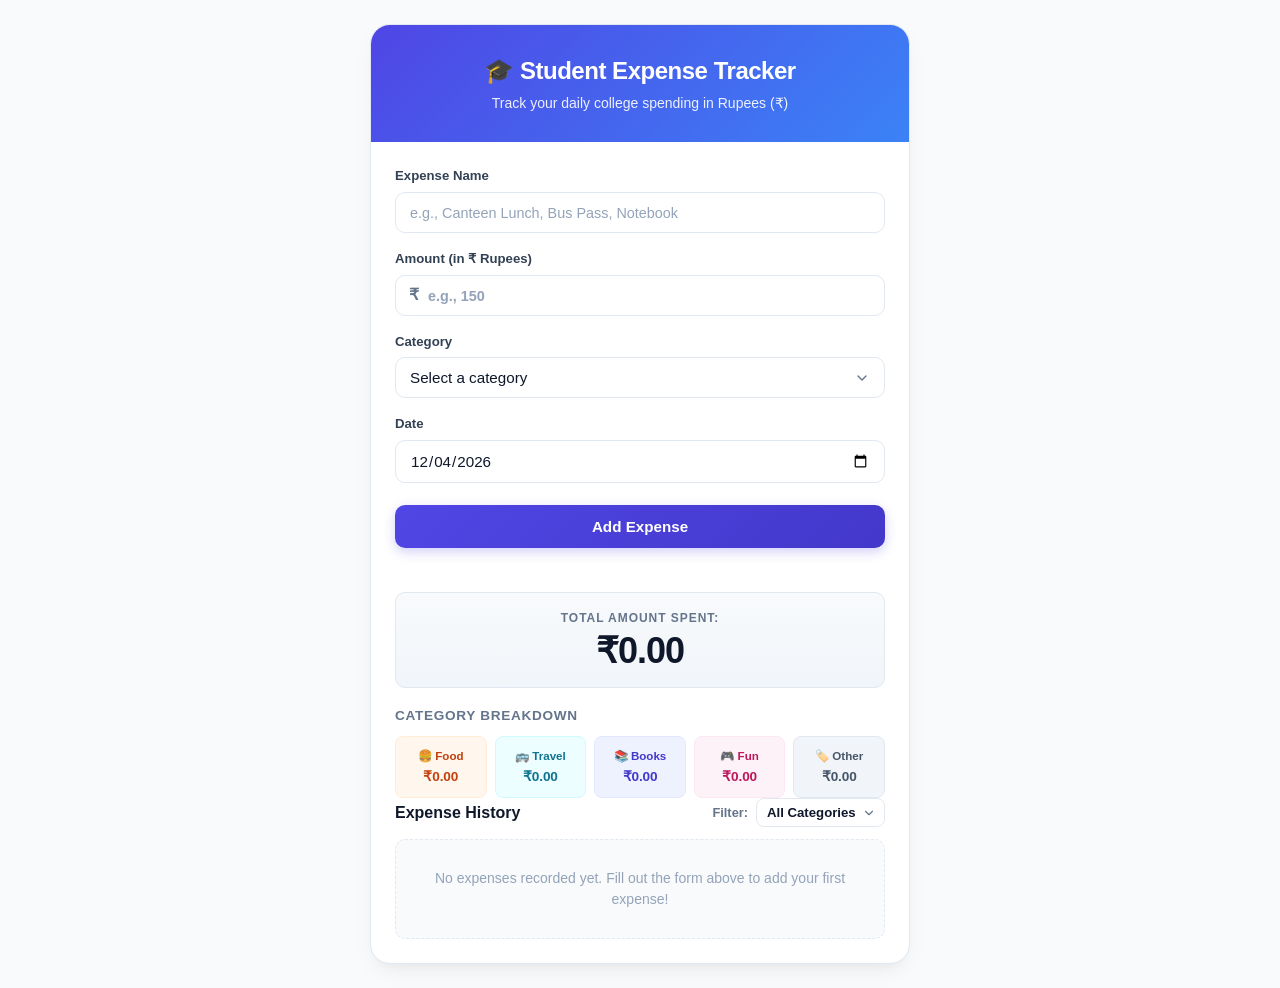
<file: public/vanilla/index.html>
<!DOCTYPE html>
<html lang="en">
<head>
  <!-- Character encoding ensures proper text and symbol (₹) rendering -->
  <meta charset="UTF-8">

  <!-- Responsive viewport: optimizes display on mobile phones and desktops -->
  <meta name="viewport" content="width=device-width, initial-scale=1.0">

  <!-- Webpage Title displayed on the browser tab -->
  <title>Student Expense Tracker</title>

  <!-- External Stylesheet -->
  <link rel="stylesheet" href="style.css">
</head>
<body>

  <!-- Main Container: Centers the app on screen -->
  <div class="container">

    <!-- 1. Coloured Header Section -->
    <header class="app-header">
      <h1>🎓 Student Expense Tracker</h1>
      <p class="subtitle">Track your daily college spending in Rupees (₹)</p>
    </header>

    <!-- 2. Form for Adding Expenses -->
    <section class="form-container">
      <form id="expense-form">

        <!-- Input 1: Expense Name -->
        <div class="form-group">
          <label for="expense-name">Expense Name</label>
          <input 
            type="text" 
            id="expense-name" 
            placeholder="e.g., Canteen Lunch, Bus Pass, Notebook" 
            required
          >
        </div>

        <!-- Input 2: Amount in Rupees (₹) -->
        <div class="form-group">
          <label for="expense-amount">Amount (in ₹ Rupees)</label>
          <div class="currency-input-wrapper">
            <span class="currency-symbol">₹</span>
            <input 
              type="number" 
              id="expense-amount" 
              placeholder="e.g., 150" 
              min="1" 
              step="any" 
              required
            >
          </div>
        </div>

        <!-- Input 3: Category Dropdown (Food, Travel, Books, Fun, Other) -->
        <div class="form-group">
          <label for="expense-category">Category</label>
          <select id="expense-category" required>
            <option value="" disabled selected>Select a category</option>
            <option value="Food">🍔 Food</option>
            <option value="Travel">🚌 Travel</option>
            <option value="Books">📚 Books</option>
            <option value="Fun">🎮 Fun</option>
            <option value="Other">🏷️ Other</option>
          </select>
        </div>

        <!-- Input 4: Date of Expense -->
        <div class="form-group">
          <label for="expense-date">Date</label>
          <input 
            type="date" 
            id="expense-date" 
            required
          >
        </div>

        <!-- Submit Button -->
        <button type="submit" id="add-btn" class="btn-primary">
          Add Expense
        </button>

      </form>
    </section>

    <!-- 3. Overall Total Amount Spent Card -->
    <section class="total-section">
      <div class="total-card">
        <span class="total-label">Total Amount Spent:</span>
        <span class="total-value">₹<span id="total-amount">0.00</span></span>
      </div>
    </section>

    <!-- 4. NEW FEATURE: Category Spending Breakdown -->
    <section class="breakdown-section">
      <h3>Category Breakdown</h3>
      <div class="category-breakdown-grid">
        <div class="breakdown-card tag-food">
          <span class="breakdown-label">🍔 Food</span>
          <span class="breakdown-amount">₹<span id="breakdown-food">0.00</span></span>
        </div>
        <div class="breakdown-card tag-travel">
          <span class="breakdown-label">🚌 Travel</span>
          <span class="breakdown-amount">₹<span id="breakdown-travel">0.00</span></span>
        </div>
        <div class="breakdown-card tag-books">
          <span class="breakdown-label">📚 Books</span>
          <span class="breakdown-amount">₹<span id="breakdown-books">0.00</span></span>
        </div>
        <div class="breakdown-card tag-fun">
          <span class="breakdown-label">🎮 Fun</span>
          <span class="breakdown-amount">₹<span id="breakdown-fun">0.00</span></span>
        </div>
        <div class="breakdown-card tag-other">
          <span class="breakdown-label">🏷️ Other</span>
          <span class="breakdown-amount">₹<span id="breakdown-other">0.00</span></span>
        </div>
      </div>
    </section>

    <!-- 5. Expense History List & NEW Filter Dropdown -->
    <section class="list-section">
      <div class="list-header">
        <h2>Expense History</h2>

        <!-- NEW FEATURE: Filter Dropdown to show only one category at a time -->
        <div class="filter-wrapper">
          <label for="filter-category">Filter:</label>
          <select id="filter-category">
            <option value="All">All Categories</option>
            <option value="Food">🍔 Food</option>
            <option value="Travel">🚌 Travel</option>
            <option value="Books">📚 Books</option>
            <option value="Fun">🎮 Fun</option>
            <option value="Other">🏷️ Other</option>
          </select>
        </div>
      </div>

      <!-- Expense List -->
      <ul id="expense-list" class="expense-list">
        <!-- Expenses will be displayed here dynamically via script.js -->
      </ul>

      <!-- Placeholder message when no expenses are present -->
      <p id="empty-message" class="empty-message">
        No expenses recorded yet. Fill out the form above to add your first expense!
      </p>
    </section>

  </div>

  <!-- External JavaScript File -->
  <script src="script.js"></script>

</body>
</html>
</file>
<file: public/vanilla/style.css>
/* 
  ==============================================================
  Student Expense Tracker — style.css
  Modern, Clean, Responsive CSS for Beginners
  
  Features:
  1. Clean card container centered on page
  2. Vibrant coloured gradient header
  3. Big, bold total amount display
  4. NEW: Category breakdown cards with custom colors
  5. NEW: Category filter dropdown
  6. Individual category color tags (Food, Travel, Books, Fun, Other)
  7. Mobile-first responsive layout
  ==============================================================
*/

/* 1. THEME PALETTE & CSS VARIABLES */
:root {
  --primary: #4f46e5;          /* Modern Indigo */
  --primary-hover: #4338ca;
  --bg-page: #f8fafc;          /* Soft cool slate background */
  --bg-card: #ffffff;
  --text-main: #0f172a;        /* High-contrast readable text */
  --text-muted: #64748b;       /* Secondary details & placeholders */
  --border: #e2e8f0;           /* Clean subtle hairline border */
  --border-focus: #6366f1;
  --radius-card: 20px;
  --radius-element: 10px;
  --shadow-card: 0 10px 25px -5px rgba(0, 0, 0, 0.06), 0 8px 10px -6px rgba(0, 0, 0, 0.04);
  --shadow-btn: 0 4px 12px rgba(79, 70, 229, 0.25);

  /* Category Tag Colors (Background, Text, Border) */
  --tag-food-bg: #fff7ed;
  --tag-food-text: #c2410c;
  --tag-food-border: #ffedd5;

  --tag-travel-bg: #ecfeff;
  --tag-travel-text: #0e7490;
  --tag-travel-border: #cffafe;

  --tag-books-bg: #eef2ff;
  --tag-books-text: #4338ca;
  --tag-books-border: #e0e7ff;

  --tag-fun-bg: #fdf2f8;
  --tag-fun-text: #be185d;
  --tag-fun-border: #fce7f3;

  --tag-other-bg: #f1f5f9;
  --tag-other-text: #475569;
  --tag-other-border: #e2e8f0;
}

/* 2. BASE RESET & PAGE LAYOUT */
* {
  margin: 0;
  padding: 0;
  box-sizing: border-box;
  font-family: -apple-system, BlinkMacSystemFont, "Segoe UI", Roboto, Helvetica, Arial, sans-serif;
  -webkit-font-smoothing: antialiased;
}

body {
  background-color: var(--bg-page);
  color: var(--text-main);
  min-height: 100vh;
  display: flex;
  align-items: center;
  justify-content: center;
  padding: 24px 16px;
  line-height: 1.5;
}

/* 3. CENTERED CLEAN CARD DESIGN */
.container {
  width: 100%;
  max-width: 540px;
  background-color: var(--bg-card);
  border-radius: var(--radius-card);
  box-shadow: var(--shadow-card);
  border: 1px solid var(--border);
  overflow: hidden;
  transition: transform 0.2s ease, box-shadow 0.2s ease;
}

/* 4. COLOURED GRADIENT HEADER */
.app-header {
  background: linear-gradient(135deg, #4f46e5 0%, #3b82f6 100%);
  color: #ffffff;
  padding: 28px 24px;
  text-align: center;
}

.app-header h1 {
  font-size: 1.5rem;
  font-weight: 700;
  letter-spacing: -0.02em;
  margin-bottom: 4px;
}

.app-header .subtitle {
  font-size: 0.875rem;
  color: rgba(255, 255, 255, 0.9);
}

/* 5. BIG BOLD TOTAL AMOUNT SECTION */
.total-section {
  padding: 20px 24px 0 24px;
}

.total-card {
  background: linear-gradient(180deg, #f8fafc 0%, #f1f5f9 100%);
  border: 1.5px solid var(--border);
  border-radius: var(--radius-element);
  padding: 16px 20px;
  text-align: center;
  display: flex;
  flex-direction: column;
  gap: 4px;
}

.total-label {
  font-size: 0.75rem;
  font-weight: 700;
  text-transform: uppercase;
  letter-spacing: 0.08em;
  color: var(--text-muted);
}

.total-value {
  font-size: 2.25rem;
  font-weight: 800;
  color: var(--text-main);
  letter-spacing: -0.03em;
  line-height: 1.1;
}

.total-value #total-amount {
  font-variant-numeric: tabular-nums;
}

/* 6. CATEGORY SPENDING BREAKDOWN SECTION (NEW) */
.breakdown-section {
  padding: 18px 24px 0 24px;
}

.breakdown-section h3 {
  font-size: 0.85rem;
  font-weight: 700;
  text-transform: uppercase;
  letter-spacing: 0.05em;
  color: var(--text-muted);
  margin-bottom: 10px;
}

.category-breakdown-grid {
  display: grid;
  grid-template-columns: repeat(auto-fit, minmax(90px, 1fr));
  gap: 8px;
}

.breakdown-card {
  padding: 10px 8px;
  border-radius: 8px;
  text-align: center;
  display: flex;
  flex-direction: column;
  gap: 2px;
  transition: transform 0.15s ease;
}

.breakdown-card:hover {
  transform: translateY(-2px);
}

.breakdown-label {
  font-size: 0.725rem;
  font-weight: 600;
}

.breakdown-amount {
  font-size: 0.85rem;
  font-weight: 700;
  letter-spacing: -0.01em;
}

/* Category Colors for Breakdown Cards */
.breakdown-card.tag-food {
  background-color: var(--tag-food-bg);
  color: var(--tag-food-text);
  border: 1px solid var(--tag-food-border);
}

.breakdown-card.tag-travel {
  background-color: var(--tag-travel-bg);
  color: var(--tag-travel-text);
  border: 1px solid var(--tag-travel-border);
}

.breakdown-card.tag-books {
  background-color: var(--tag-books-bg);
  color: var(--tag-books-text);
  border: 1px solid var(--tag-books-border);
}

.breakdown-card.tag-fun {
  background-color: var(--tag-fun-bg);
  color: var(--tag-fun-text);
  border: 1px solid var(--tag-fun-border);
}

.breakdown-card.tag-other {
  background-color: var(--tag-other-bg);
  color: var(--tag-other-text);
  border: 1px solid var(--tag-other-border);
}

/* 7. FORM & MODERN INPUTS */
.form-container {
  padding: 24px;
}

.form-group {
  margin-bottom: 16px;
  display: flex;
  flex-direction: column;
  gap: 6px;
}

.form-group label {
  font-size: 0.825rem;
  font-weight: 600;
  color: #334155;
}

.form-group input,
.form-group select {
  width: 100%;
  padding: 11px 14px;
  font-size: 0.95rem;
  color: var(--text-main);
  background-color: #ffffff;
  border: 1.5px solid var(--border);
  border-radius: var(--radius-element);
  outline: none;
  transition: all 0.2s ease;
}

.form-group input::placeholder {
  color: #94a3b8;
  font-size: 0.9rem;
}

.form-group input:focus,
.form-group select:focus {
  border-color: var(--border-focus);
  box-shadow: 0 0 0 4px rgba(99, 102, 241, 0.12);
}

/* Currency input wrapper for ₹ symbol */
.currency-input-wrapper {
  position: relative;
  display: flex;
  align-items: center;
}

.currency-symbol {
  position: absolute;
  left: 14px;
  font-size: 1rem;
  font-weight: 700;
  color: #64748b;
  pointer-events: none;
}

.currency-input-wrapper input {
  padding-left: 32px;
  font-weight: 600;
}

/* Custom Dropdown Chevron */
.form-group select {
  cursor: pointer;
  appearance: none;
  background-image: url("data:image/svg+xml;charset=UTF-8,%3csvg xmlns='http://www.w3.org/2000/svg' viewBox='0 0 24 24' fill='none' stroke='%2364748b' stroke-width='2' stroke-linecap='round' stroke-linejoin='round'%3e%3cpolyline points='6 9 12 15 18 9'%3e%3c/polyline%3e%3c/svg%3e");
  background-repeat: no-repeat;
  background-position: right 14px center;
  background-size: 16px;
  padding-right: 36px;
}

/* Modern Primary Button */
.btn-primary {
  width: 100%;
  padding: 13px 20px;
  background: linear-gradient(135deg, #4f46e5 0%, #4338ca 100%);
  color: #ffffff;
  font-size: 0.95rem;
  font-weight: 600;
  border: none;
  border-radius: var(--radius-element);
  cursor: pointer;
  box-shadow: var(--shadow-btn);
  transition: all 0.2s ease;
  margin-top: 6px;
}

.btn-primary:hover {
  background: linear-gradient(135deg, #4338ca 0%, #3730a3 100%);
  box-shadow: 0 6px 16px rgba(79, 70, 229, 0.35);
  transform: translateY(-1px);
}

.btn-primary:active {
  transform: translateY(1px);
  box-shadow: 0 2px 6px rgba(79, 70, 229, 0.25);
}

/* 8. EXPENSE LIST & FILTER CONTROLS (NEW) */
.list-section {
  padding: 0 24px 24px 24px;
}

.list-header {
  display: flex;
  align-items: center;
  justify-content: space-between;
  margin-bottom: 12px;
  flex-wrap: wrap;
  gap: 10px;
}

.list-header h2 {
  font-size: 1rem;
  font-weight: 700;
  color: var(--text-main);
}

/* Category Filter Wrapper */
.filter-wrapper {
  display: flex;
  align-items: center;
  gap: 8px;
}

.filter-wrapper label {
  font-size: 0.8rem;
  font-weight: 600;
  color: var(--text-muted);
}

.filter-wrapper select {
  padding: 6px 28px 6px 10px;
  font-size: 0.825rem;
  font-weight: 600;
  color: var(--text-main);
  background-color: #ffffff;
  border: 1.5px solid var(--border);
  border-radius: 8px;
  outline: none;
  cursor: pointer;
  appearance: none;
  background-image: url("data:image/svg+xml;charset=UTF-8,%3csvg xmlns='http://www.w3.org/2000/svg' viewBox='0 0 24 24' fill='none' stroke='%2364748b' stroke-width='2' stroke-linecap='round' stroke-linejoin='round'%3e%3cpolyline points='6 9 12 15 18 9'%3e%3c/polyline%3e%3c/svg%3e");
  background-repeat: no-repeat;
  background-position: right 8px center;
  background-size: 14px;
  transition: border-color 0.2s, box-shadow 0.2s;
}

.filter-wrapper select:focus {
  border-color: var(--border-focus);
  box-shadow: 0 0 0 3px rgba(99, 102, 241, 0.12);
}

.expense-list {
  list-style: none;
  max-height: 320px;
  overflow-y: auto;
  padding-right: 2px;
}

.expense-list::-webkit-scrollbar {
  width: 5px;
}
.expense-list::-webkit-scrollbar-thumb {
  background: #cbd5e1;
  border-radius: 4px;
}

/* Individual Item Card */
.expense-item {
  display: flex;
  align-items: center;
  justify-content: space-between;
  padding: 12px 14px;
  background-color: #ffffff;
  border: 1px solid var(--border);
  border-radius: var(--radius-element);
  margin-bottom: 8px;
  transition: all 0.15s ease;
}

.expense-item:hover {
  border-color: #cbd5e1;
  box-shadow: 0 2px 8px rgba(0, 0, 0, 0.04);
  background-color: #fafafa;
}

.expense-info {
  display: flex;
  flex-direction: column;
  gap: 4px;
}

.expense-name {
  font-size: 0.925rem;
  font-weight: 600;
  color: var(--text-main);
}

.expense-meta {
  font-size: 0.775rem;
  color: var(--text-muted);
  display: flex;
  align-items: center;
  gap: 8px;
}

/* Individual Category Tags */
.category-tag {
  display: inline-block;
  padding: 2px 8px;
  font-size: 0.725rem;
  font-weight: 600;
  border-radius: 6px;
  line-height: 1.2;
}

.category-tag.tag-food {
  background-color: var(--tag-food-bg);
  color: var(--tag-food-text);
  border: 1px solid var(--tag-food-border);
}

.category-tag.tag-travel {
  background-color: var(--tag-travel-bg);
  color: var(--tag-travel-text);
  border: 1px solid var(--tag-travel-border);
}

.category-tag.tag-books {
  background-color: var(--tag-books-bg);
  color: var(--tag-books-text);
  border: 1px solid var(--tag-books-border);
}

.category-tag.tag-fun {
  background-color: var(--tag-fun-bg);
  color: var(--tag-fun-text);
  border: 1px solid var(--tag-fun-border);
}

.category-tag.tag-other {
  background-color: var(--tag-other-bg);
  color: var(--tag-other-text);
  border: 1px solid var(--tag-other-border);
}

.expense-right {
  display: flex;
  align-items: center;
  gap: 12px;
}

.expense-amount {
  font-size: 1rem;
  font-weight: 700;
  color: var(--text-main);
  white-space: nowrap;
}

.btn-delete {
  background: transparent;
  border: none;
  color: #94a3b8;
  width: 28px;
  height: 28px;
  border-radius: 6px;
  display: flex;
  align-items: center;
  justify-content: center;
  font-size: 1.25rem;
  cursor: pointer;
  transition: all 0.15s ease;
}

.btn-delete:hover {
  color: #ef4444;
  background-color: #fee2e2;
}

.empty-message {
  text-align: center;
  color: #94a3b8;
  font-size: 0.875rem;
  padding: 28px 12px;
  background-color: #f8fafc;
  border: 1.5px dashed var(--border);
  border-radius: var(--radius-element);
}

/* 9. MOBILE RESPONSIVENESS */
@media (max-width: 480px) {
  body {
    padding: 12px 10px;
    align-items: flex-start;
  }

  .container {
    border-radius: 16px;
  }

  .app-header {
    padding: 22px 18px;
  }

  .app-header h1 {
    font-size: 1.3rem;
  }

  .total-section {
    padding: 16px 18px 0 18px;
  }

  .total-value {
    font-size: 1.9rem;
  }

  .breakdown-section {
    padding: 16px 18px 0 18px;
  }

  .category-breakdown-grid {
    grid-template-columns: repeat(2, 1fr);
  }

  .category-breakdown-grid .breakdown-card:last-child {
    grid-column: span 2;
  }

  .form-container {
    padding: 18px;
  }

  .form-group input,
  .form-group select,
  .btn-primary {
    padding: 12px 14px;
    font-size: 1rem;
    min-height: 46px;
  }

  .list-section {
    padding: 0 18px 18px 18px;
  }

  .expense-item {
    padding: 12px;
  }

  .btn-delete {
    width: 32px;
    height: 32px;
  }
}
</file>
